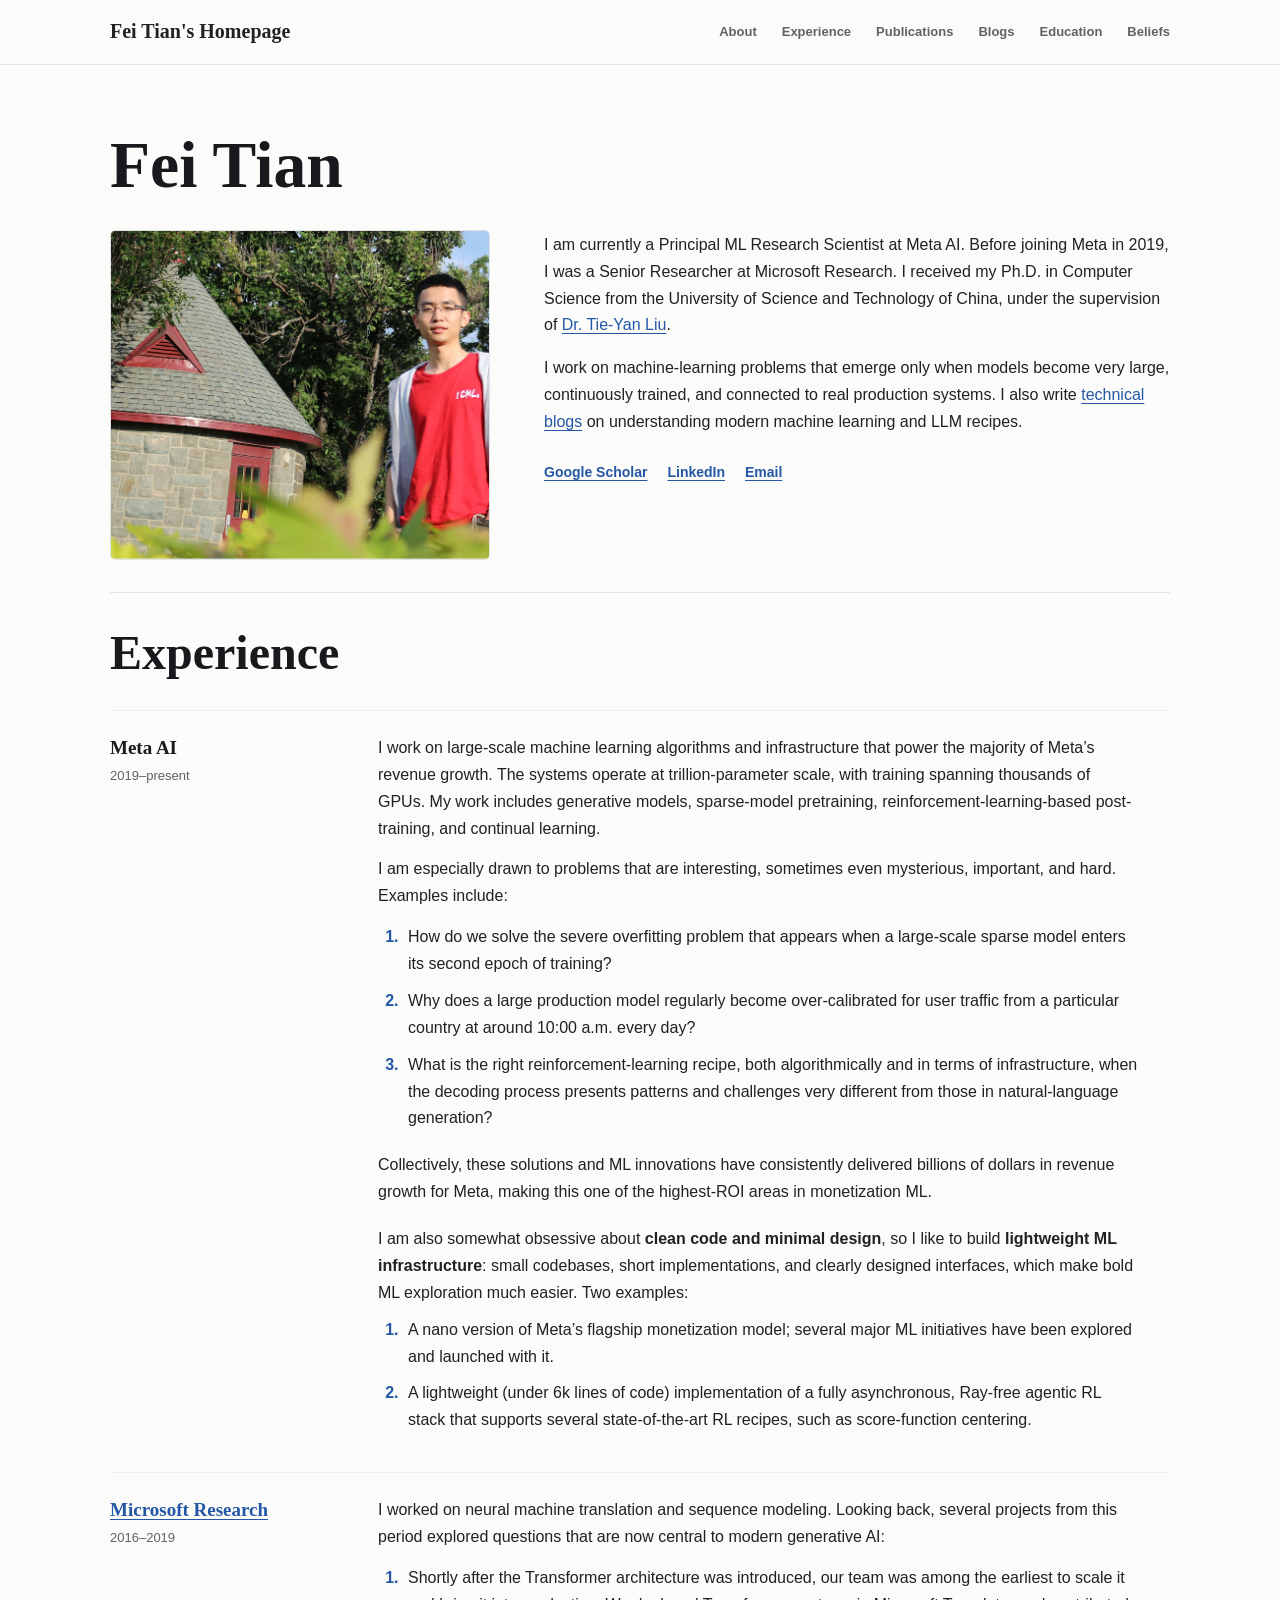
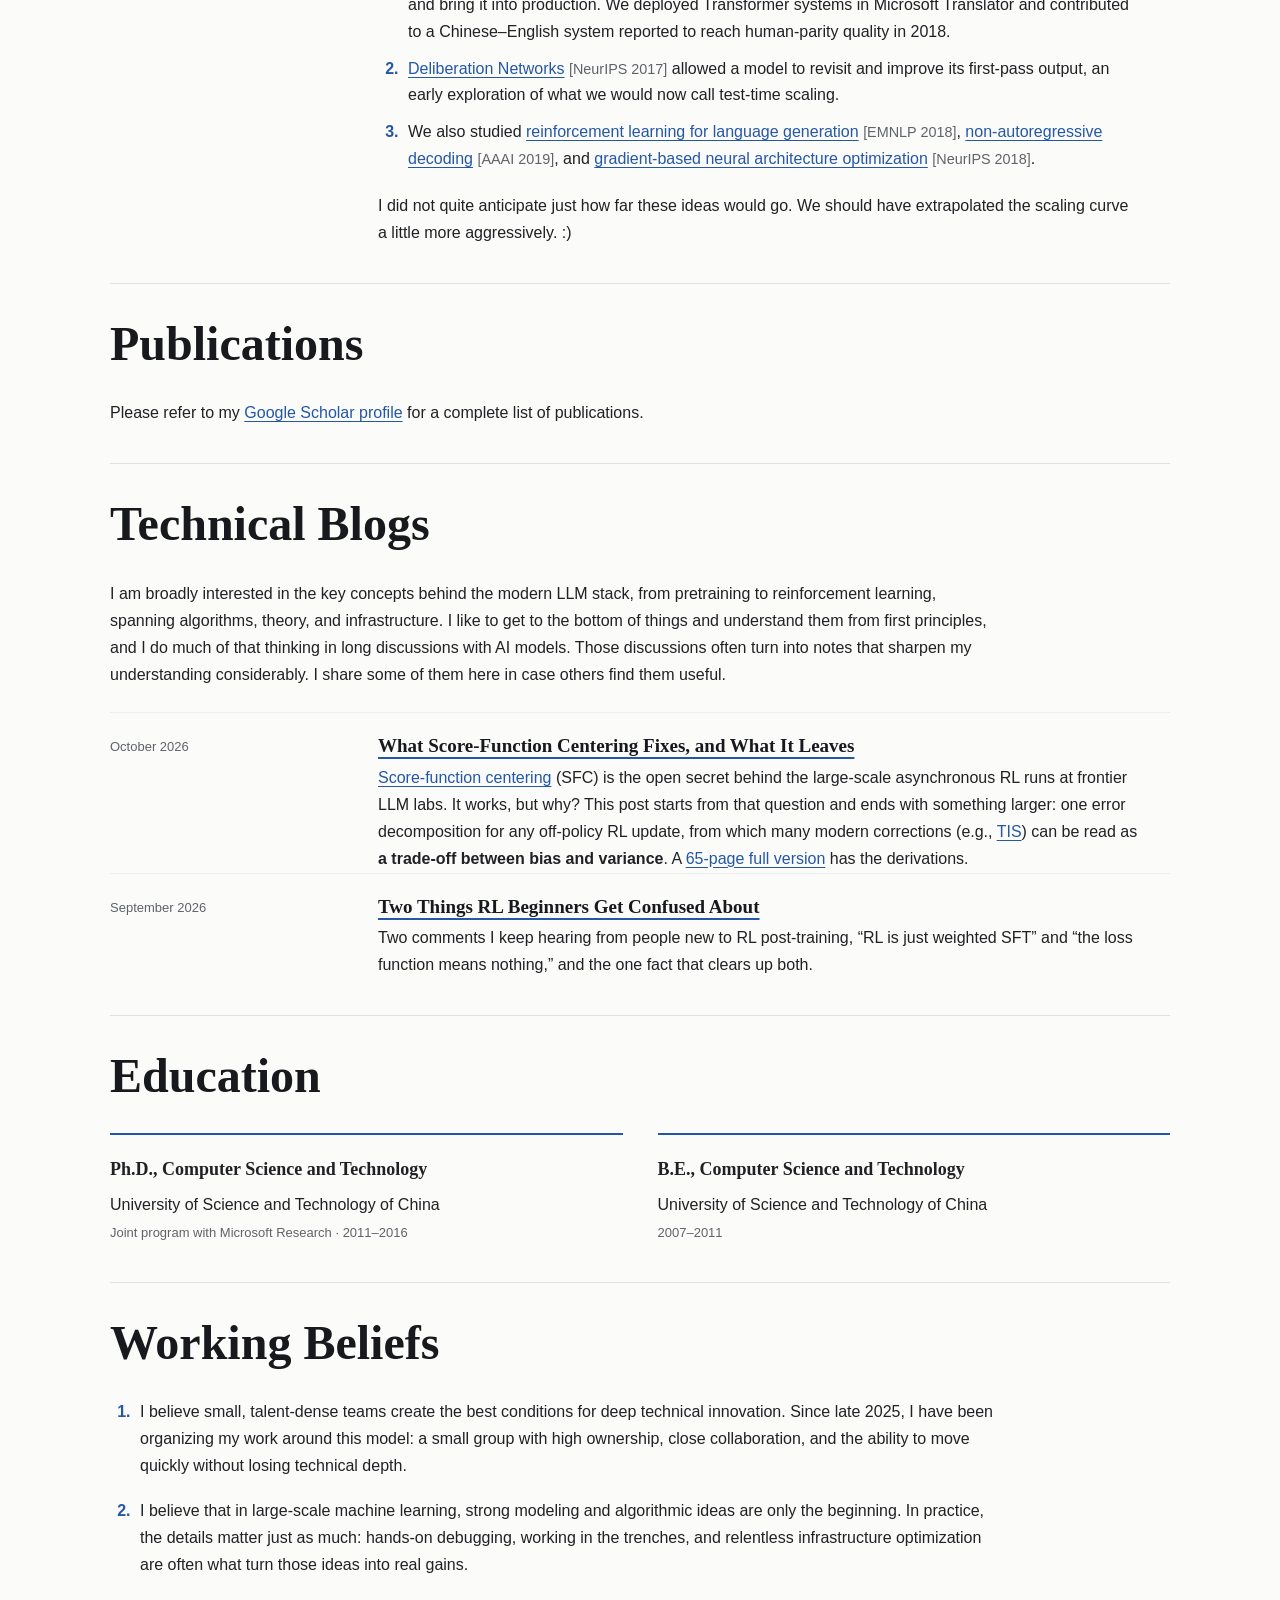
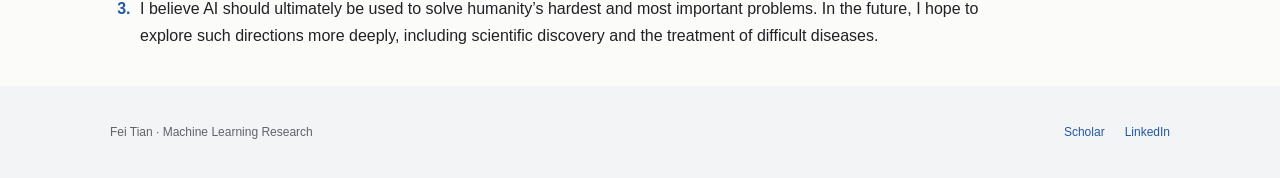
<file: index.html>
<!doctype html>
<html lang="en">
<head>
  <meta charset="utf-8">
  <meta name="viewport" content="width=device-width, initial-scale=1">
  <meta name="description" content="Fei Tian is a machine learning research scientist working on large-scale training, reinforcement learning, continual learning, and production ML systems.">
  <meta name="google-site-verification" content="1nkwiJt65xuPNJDfvdZZhMfqUNIInctK35yj41SLwsE">
  <title>Fei Tian's Homepage</title>
  <link rel="stylesheet" href="styles.css?v=20261025d">
</head>
<body>
  <a class="skip-link" href="#main">Skip to content</a>

  <header class="site-header">
    <div class="container header-inner">
      <a class="site-name" href="#about">Fei Tian's Homepage</a>
      <nav aria-label="Primary navigation">
        <a href="#about">About</a>
        <a href="#experience">Experience</a>
        <a href="#publications">Publications</a>
        <a href="#blogs">Blogs</a>
        <a href="#education">Education</a>
        <a href="#beliefs">Beliefs</a>
      </nav>
    </div>
  </header>

  <main id="main">
    <section class="intro container" id="about">
      <header class="intro-heading">
        <h1>Fei Tian</h1>
      </header>

      <div class="intro-content">
        <figure class="portrait">
          <img src="Fei%20Tian's%20Homepage_files/ustctf2.png" alt="Fei Tian standing outdoors" width="1251" height="667">
        </figure>

        <div class="intro-copy">
          <p class="lead">I am currently a Principal ML Research Scientist at Meta AI. Before joining Meta in 2019, I was a Senior Researcher at Microsoft Research. I received my Ph.D. in Computer Science from the University of Science and Technology of China, under the supervision of <a href="https://scholar.google.com/citations?user=Nh832fgAAAAJ" target="_blank" rel="noreferrer">Dr. Tie-Yan Liu</a>.</p>
          <p>I work on machine-learning problems that emerge only when models become very large, continuously trained, and connected to real production systems. I also write <a href="#blogs">technical blogs</a> on understanding modern machine learning and LLM recipes.</p>

          <div class="profile-links" aria-label="Profile links">
            <a href="https://scholar.google.com/citations?user=SZbCPDEAAAAJ" target="_blank" rel="noreferrer">Google Scholar</a>
            <a href="https://www.linkedin.com/in/fei-tian-ustc-ml" target="_blank" rel="noreferrer">LinkedIn</a>
            <a href="mailto:" data-contact="email" aria-label="Email Fei Tian">Email</a>
          </div>
        </div>
      </div>
    </section>

    <section class="experience container" id="experience">
      <header class="section-heading compact-heading">
        <h2>Experience</h2>
      </header>

      <article class="experience-entry">
        <header class="experience-meta">
          <h3>Meta AI</h3>
          <p>2019–present</p>
        </header>
        <div class="experience-copy">
          <p>I work on large-scale machine learning algorithms and infrastructure that power the majority of Meta’s revenue growth. The systems operate at trillion-parameter scale, with training spanning thousands of GPUs. My work includes generative models, sparse-model pretraining, reinforcement-learning-based post-training, and continual learning.</p>
          <p>I am especially drawn to problems that are interesting, sometimes even mysterious, important, and hard. Examples include:</p>
          <ol class="plain-enumeration">
            <li>How do we solve the severe overfitting problem that appears when a large-scale sparse model enters its second epoch of training?</li>
            <li>Why does a large production model regularly become over-calibrated for user traffic from a particular country at around 10:00 a.m. every day?</li>
            <li>What is the right reinforcement-learning recipe, both algorithmically and in terms of infrastructure, when the decoding process presents patterns and challenges very different from those in natural-language generation?</li>
          </ol>
          <p class="experience-impact">Collectively, these solutions and ML innovations have consistently delivered billions of dollars in revenue growth for Meta, making this one of the highest-ROI areas in monetization ML.</p>
          <p class="experience-note">I am also somewhat obsessive about <strong>clean code and minimal design</strong>, so I like to build <strong>lightweight ML infrastructure</strong>: small codebases, short implementations, and clearly designed interfaces, which make bold ML exploration much easier. Two examples:</p>
          <ol class="plain-enumeration">
            <li>A nano version of Meta’s flagship monetization model; several major ML initiatives have been explored and launched with it.</li>
            <li>A lightweight (under 6k lines of code) implementation of a fully asynchronous, Ray-free agentic RL stack that supports several state-of-the-art RL recipes, such as score-function centering.</li>
          </ol>
        </div>
      </article>

      <article class="experience-entry">
        <header class="experience-meta">
          <h3><a href="https://www.microsoft.com/en-us/research/" target="_blank" rel="noreferrer">Microsoft Research</a></h3>
          <p>2016–2019</p>
        </header>
        <div class="experience-copy">
          <p>I worked on neural machine translation and sequence modeling. Looking back, several projects from this period explored questions that are now central to modern generative AI:</p>
          <ol class="plain-enumeration">
            <li>Shortly after the Transformer architecture was introduced, our team was among the earliest to scale it and bring it into production. We deployed Transformer systems in Microsoft Translator and contributed to a Chinese–English system reported to reach human-parity quality in 2018.</li>
            <li><a href="https://papers.nips.cc/paper/6775-deliberation-networks-sequence-generation-beyond-one-pass-decoding.pdf" target="_blank" rel="noreferrer">Deliberation Networks</a> <span class="venue">[NeurIPS 2017]</span> allowed a model to revisit and improve its first-pass output, an early exploration of what we would now call test-time scaling.</li>
            <li>We also studied <a href="https://aclanthology.org/D18-1397/" target="_blank" rel="noreferrer">reinforcement learning for language generation</a> <span class="venue">[EMNLP 2018]</span>, <a href="https://ojs.aaai.org/index.php/AAAI/article/view/4476" target="_blank" rel="noreferrer">non-autoregressive decoding</a> <span class="venue">[AAAI 2019]</span>, and <a href="https://papers.nips.cc/paper_files/paper/2018/file/933670f1ac8ba969f32989c312faba75-Paper.pdf" target="_blank" rel="noreferrer">gradient-based neural architecture optimization</a> <span class="venue">[NeurIPS 2018]</span>.</li>
          </ol>
          <p class="experience-note">I did not quite anticipate just how far these ideas would go. We should have extrapolated the scaling curve a little more aggressively. :)</p>
        </div>
      </article>
    </section>

    <section class="publications container" id="publications">
      <header class="section-heading compact-heading">
        <h2>Publications</h2>
      </header>
      <p class="scholar-note">Please refer to my <a href="https://scholar.google.com/citations?user=SZbCPDEAAAAJ" target="_blank" rel="noreferrer">Google Scholar profile</a> for a complete list of publications.</p>
    </section>

    <section class="blogs container" id="blogs">
      <header class="section-heading compact-heading">
        <h2>Technical Blogs</h2>
      </header>
      <p class="blogs-intro">I am broadly interested in the key concepts behind the modern LLM stack, from pretraining to reinforcement learning, spanning algorithms, theory, and infrastructure. I like to get to the bottom of things and understand them from first principles, and I do much of that thinking in long discussions with AI models. Those discussions often turn into notes that sharpen my understanding considerably. I share some of them here in case others find them useful.</p>

      <article class="blog-entry">
        <p class="blog-date">October 2026</p>
        <div>
          <h3><a href="blog/what-score-function-centering-fixes/">What Score-Function Centering Fixes, and What It Leaves</a></h3>
          <p><a href="https://arxiv.org/abs/2609.20807" target="_blank" rel="noreferrer">Score-function centering</a> (SFC) is the open secret behind the large-scale asynchronous RL runs at frontier LLM labs. It works, but why? This post starts from that question and ends with something larger: one error decomposition for any off-policy RL update, from which many modern corrections (e.g., <a href="https://fengyao.notion.site/off-policy-rl" target="_blank" rel="noreferrer">TIS</a>) can be read as <strong>a trade-off between bias and variance</strong>. A <a href="blog/what-score-function-centering-fixes/An_Error_Analysis_of_Off-Policy_LLM_RL_Updates.pdf?v=20261027">65-page full version</a> has the derivations.</p>
        </div>
      </article>

      <article class="blog-entry">
        <p class="blog-date">September 2026</p>
        <div>
          <h3><a href="blog/two-things-rl-beginners-get-confused-about/">Two Things RL Beginners Get Confused About</a></h3>
          <p>Two comments I keep hearing from people new to RL post-training, “RL is just weighted SFT” and “the loss function means nothing,” and the one fact that clears up both.</p>
        </div>
      </article>
    </section>

    <section class="education container" id="education">
      <header class="section-heading compact-heading">
        <h2>Education</h2>
      </header>

      <div class="education-list">
        <article>
          <p class="degree">Ph.D., Computer Science and Technology</p>
          <p>University of Science and Technology of China<br><span>Joint program with Microsoft Research · 2011–2016</span></p>
        </article>
        <article>
          <p class="degree">B.E., Computer Science and Technology</p>
          <p>University of Science and Technology of China<br><span>2007–2011</span></p>
        </article>
      </div>
    </section>

    <section class="beliefs container" id="beliefs">
      <header class="section-heading compact-heading">
        <h2>Working Beliefs</h2>
      </header>
      <ol class="belief-list">
        <li>I believe small, talent-dense teams create the best conditions for deep technical innovation. Since late 2025, I have been organizing my work around this model: a small group with high ownership, close collaboration, and the ability to move quickly without losing technical depth.</li>
        <li>I believe that in large-scale machine learning, strong modeling and algorithmic ideas are only the beginning. In practice, the details matter just as much: hands-on debugging, working in the trenches, and relentless infrastructure optimization are often what turn those ideas into real gains.</li>
        <li>I believe AI should ultimately be used to solve humanity’s hardest and most important problems. In the future, I hope to explore such directions more deeply, including scientific discovery and the treatment of difficult diseases.</li>
      </ol>
    </section>
  </main>

  <footer>
    <div class="container footer-inner">
      <p>Fei Tian · Machine Learning Research</p>
      <div><a href="https://scholar.google.com/citations?user=SZbCPDEAAAAJ" target="_blank" rel="noreferrer">Scholar</a><a href="https://www.linkedin.com/in/fei-tian-ustc-ml" target="_blank" rel="noreferrer">LinkedIn</a></div>
    </div>
  </footer>

  <script>
    (() => {
      const address = String.fromCharCode(102, 101, 105, 116, 105, 97, 110, 46, 117, 115, 116, 99, 64, 103, 109, 97, 105, 108, 46, 99, 111, 109);
      document.querySelectorAll('[data-contact="email"]').forEach((link) => {
        link.href = `mailto:${address}`;
      });
    })();
  </script>

  <!-- Cloudflare Web Analytics -->
  <script type="module" src="https://static.cloudflareinsights.com/beacon.min.js" data-cf-beacon='{"token":"fc04a46edad14ccebbbe4f9968b90908"}'></script>
  <!-- End Cloudflare Web Analytics -->
</body>
</html>
</file>
<file: styles.css>
:root {
  --text: #202124;
  --muted: #5f6368;
  --blue: #2457a6;
  --blue-dark: #173e78;
  --paper: #fbfbfa;
  --white: #ffffff;
  --line: #dfe2e6;
  --soft-line: #eceef0;
  --max-width: 1060px;
  --serif: Georgia, "Times New Roman", serif;
  --sans: Inter, -apple-system, BlinkMacSystemFont, "Segoe UI", Helvetica, Arial, sans-serif;
}

* { box-sizing: border-box; }
html { scroll-behavior: smooth; scroll-padding-top: 80px; }

body {
  margin: 0;
  color: var(--text);
  background: var(--paper);
  font-family: var(--sans);
  font-size: 16px;
  line-height: 1.68;
  -webkit-font-smoothing: antialiased;
}

a { color: var(--blue); text-underline-offset: 3px; }
a:hover { color: var(--blue-dark); }
img { display: block; max-width: 100%; }

.container { width: min(var(--max-width), calc(100% - 44px)); margin: 0 auto; }

.skip-link {
  position: fixed;
  z-index: 20;
  top: 8px;
  left: 8px;
  padding: 8px 12px;
  color: var(--white);
  background: var(--blue-dark);
  transform: translateY(-150%);
}
.skip-link:focus { transform: translateY(0); }

.site-header {
  position: sticky;
  z-index: 10;
  top: 0;
  border-bottom: 1px solid var(--line);
  background: rgba(251, 251, 250, 0.96);
  backdrop-filter: blur(10px);
}

.header-inner { display: flex; align-items: center; justify-content: space-between; min-height: 64px; gap: 28px; }
.site-name { color: var(--text); font-family: var(--serif); font-size: 20px; font-weight: 700; text-decoration: none; white-space: nowrap; }
nav { display: flex; align-items: center; gap: 25px; }
nav a { color: var(--muted); font-size: 13px; font-weight: 600; text-decoration: none; }
nav a:hover { color: var(--blue); }

.intro { padding-top: 66px; padding-bottom: 32px; }
.intro-heading { margin-bottom: 30px; }
.intro-content { display: grid; grid-template-columns: minmax(330px, 380px) minmax(0, 1fr); gap: 54px; align-items: start; }
.portrait { margin: 0; }
.portrait img { width: 100%; height: auto; aspect-ratio: 1.15 / 1; border: 1px solid var(--line); border-radius: 5px; object-fit: cover; object-position: 55% center; }
h1, h2, h3 { color: #17191c; }
h1 { margin: 0; font-family: var(--serif); font-size: clamp(2.7rem, 6vw, 4.1rem); line-height: 1.05; font-weight: 600; }
.intro-copy { padding-top: 2px; }
.intro-copy > p { max-width: 650px; margin: 0 0 16px; }
.intro-copy .lead { margin-bottom: 16px; }
.profile-links { display: flex; gap: 20px; margin-top: 25px; }
.profile-links a { font-size: 14px; font-weight: 600; }

.experience, .publications, .blogs, .education, .beliefs { padding-top: 32px; padding-bottom: 36px; border-top: 1px solid var(--line); }
.section-heading { display: flex; align-items: flex-end; justify-content: space-between; gap: 30px; margin-bottom: 28px; }
h2 { margin: 0; font-family: var(--serif); font-size: clamp(2rem, 4vw, 3rem); line-height: 1.18; font-weight: 600; }
.experience-entry { display: grid; grid-template-columns: 220px minmax(0, 1fr); gap: 48px; padding: 24px 0 28px; border-top: 1px solid var(--soft-line); }
.experience-entry:last-child { padding-bottom: 0; }
.experience-meta h3 { margin: 0 0 4px; font-family: var(--serif); font-size: 19px; line-height: 1.35; }
.experience-meta p { margin: 0; color: var(--muted); font-size: 13px; font-variant-numeric: tabular-nums; }
.experience-copy { max-width: 760px; }
.experience-copy > p { margin: 0 0 14px; }
.experience-copy .experience-impact { margin-top: 20px; margin-bottom: 0; }
.experience-copy .experience-note { margin-top: 20px; margin-bottom: 0; }
.plain-enumeration { margin: 10px 0 0; padding-left: 25px; }
.plain-enumeration li { margin-bottom: 10px; padding-left: 5px; }
.plain-enumeration li::marker { color: var(--blue); font-weight: 700; }
.venue { color: var(--muted); font-size: 0.9em; white-space: nowrap; }

.compact-heading { align-items: center; }
.scholar-note { margin: 0; }

.blogs-intro { max-width: 890px; margin: 0 0 24px; }
.blog-entry { display: grid; grid-template-columns: 220px minmax(0, 1fr); gap: 48px; padding: 20px 0 0; border-top: 1px solid var(--soft-line); }
.blog-entry h3 { margin: 0 0 6px; font-family: var(--serif); font-size: 19px; line-height: 1.35; }
.blog-entry h3 a { color: #17191c; text-decoration: underline; text-decoration-color: var(--blue); text-decoration-thickness: 1.5px; text-underline-offset: 5px; }
.blog-entry h3 a:hover { color: var(--blue); text-decoration-color: var(--blue); }
.blog-entry p { max-width: 760px; margin: 0; }
.blog-entry .plain-enumeration { max-width: 760px; margin: 8px 0 10px; }
.blog-entry .plain-enumeration li { margin-bottom: 6px; }
.blog-entry .blog-date { padding-top: 3px; color: var(--muted); font-size: 13px; font-variant-numeric: tabular-nums; }

.education-list { display: grid; grid-template-columns: 1fr 1fr; gap: 35px; }
.education-list article { padding-top: 19px; border-top: 2px solid var(--blue); }
.education-list p { margin: 0; }
.education-list .degree { margin-bottom: 8px; font-family: var(--serif); font-size: 18px; font-weight: 600; }
.education-list span { color: var(--muted); font-size: 13px; }

.belief-list { max-width: 890px; margin: 0; padding-left: 25px; }
.belief-list li { margin-bottom: 18px; padding-left: 5px; }
.belief-list li:last-child { margin-bottom: 0; }
.belief-list li::marker { color: var(--blue); font-weight: 700; }

footer { background: #f3f4f5; }
.footer-inner { display: flex; align-items: center; justify-content: space-between; min-height: 92px; gap: 30px; color: var(--muted); font-size: 12px; }
.footer-inner p { margin: 0; }
.footer-inner div { display: flex; gap: 20px; }
.footer-inner a { text-decoration: none; }

@media (max-width: 900px) {
  .intro-content { grid-template-columns: minmax(280px, 320px) minmax(0, 1fr); gap: 38px; }
}

@media (max-width: 800px) {
  html { scroll-padding-top: 118px; }
  .header-inner { align-items: flex-start; flex-direction: column; gap: 8px; padding: 13px 0 11px; }
  nav { width: 100%; gap: 18px; overflow-x: auto; padding-bottom: 2px; }
  nav a { white-space: nowrap; }
  .intro { padding-top: 46px; padding-bottom: 32px; }
  .intro-heading { margin-bottom: 24px; }
  .intro-content { grid-template-columns: 1fr; gap: 28px; }
  .portrait { max-width: 420px; }
  .education-list, .experience-entry, .blog-entry { grid-template-columns: 1fr; }
  .experience-entry { gap: 16px; }
  .blog-entry { gap: 4px; }
}

@media (max-width: 500px) {
  .container { width: min(var(--max-width), calc(100% - 30px)); }
  body { font-size: 15px; }
  .site-name { font-size: 18px; }
  nav { justify-content: space-between; gap: 6px; }
  nav a { font-size: 12px; }
  .portrait img { width: 100%; height: auto; aspect-ratio: 1.35 / 1; object-position: 55% 46%; }
  .profile-links { flex-wrap: wrap; }
  .section-heading { align-items: flex-start; flex-direction: column; gap: 10px; }
  .experience, .publications, .blogs, .education, .beliefs { padding-top: 28px; padding-bottom: 32px; }
  .footer-inner { align-items: flex-start; flex-direction: column; justify-content: center; gap: 10px; }
}

@media (prefers-reduced-motion: reduce) {
  html { scroll-behavior: auto; }
}
</file>
